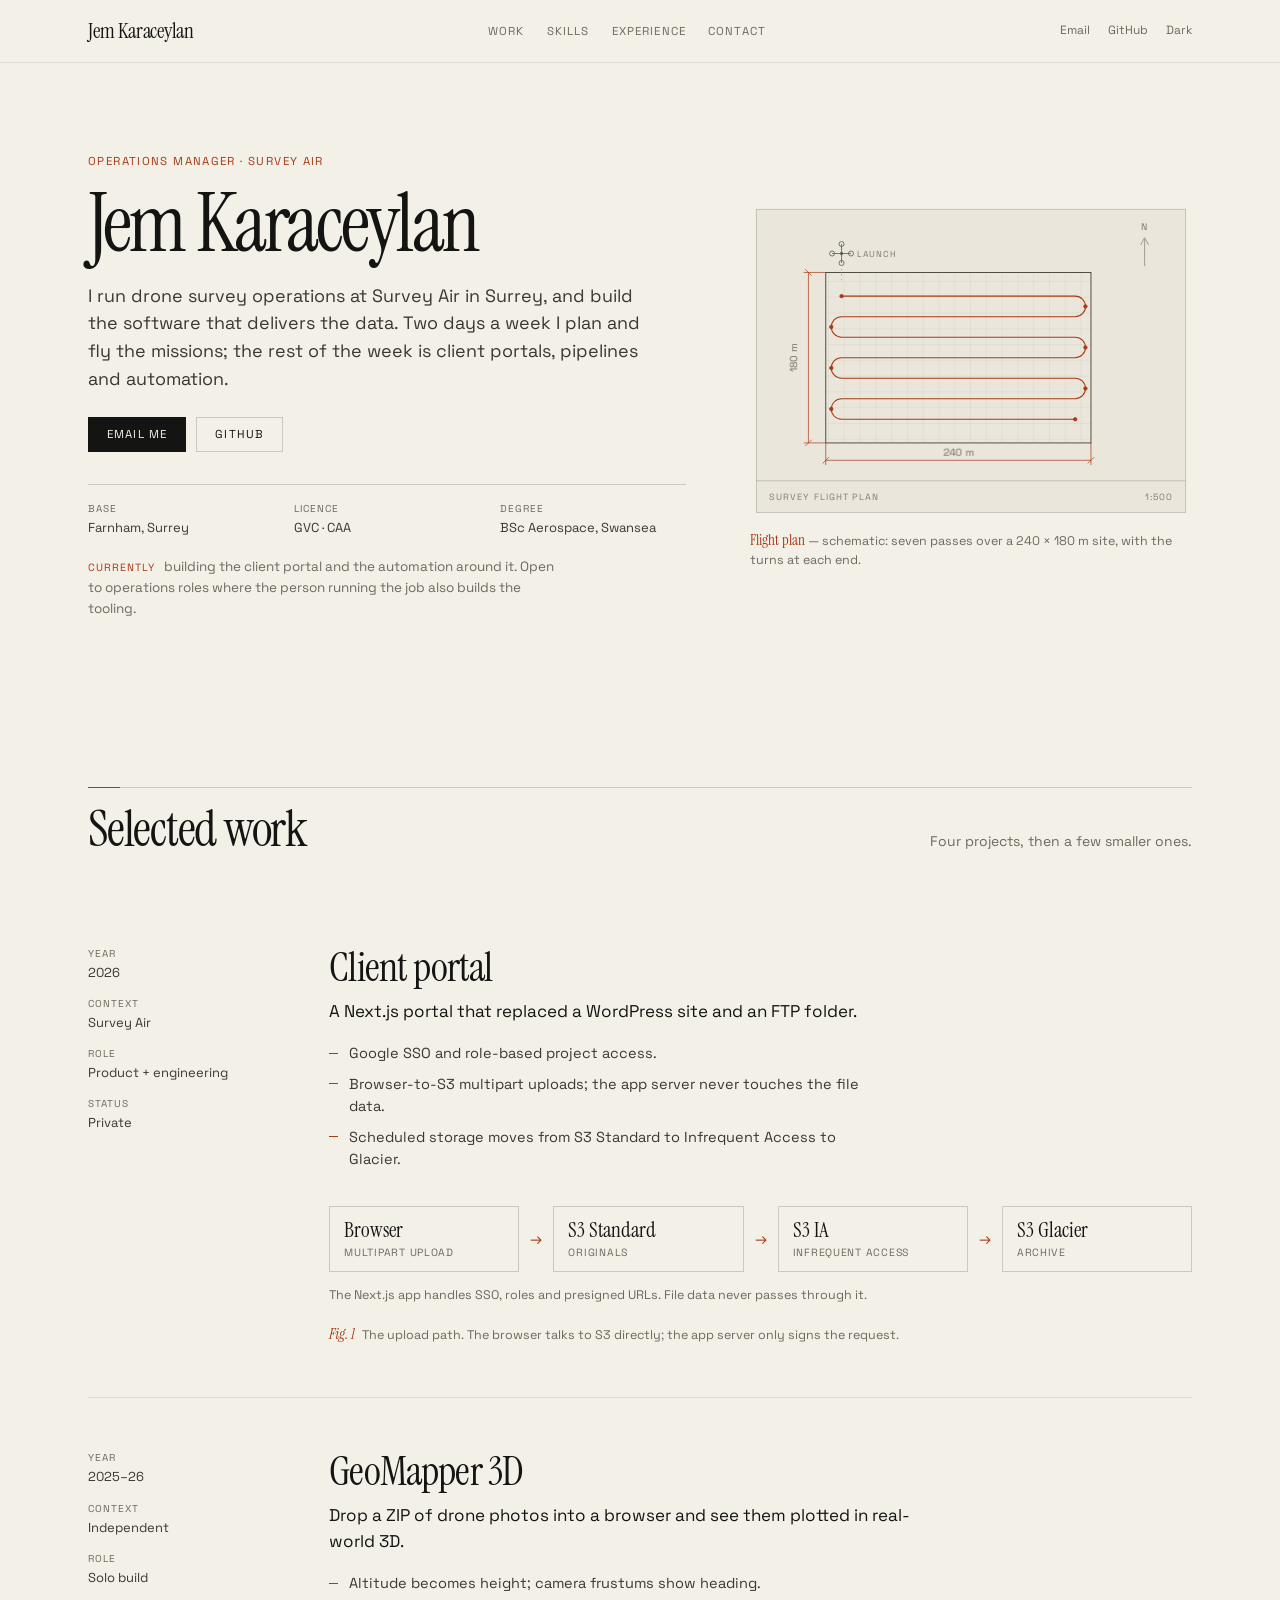
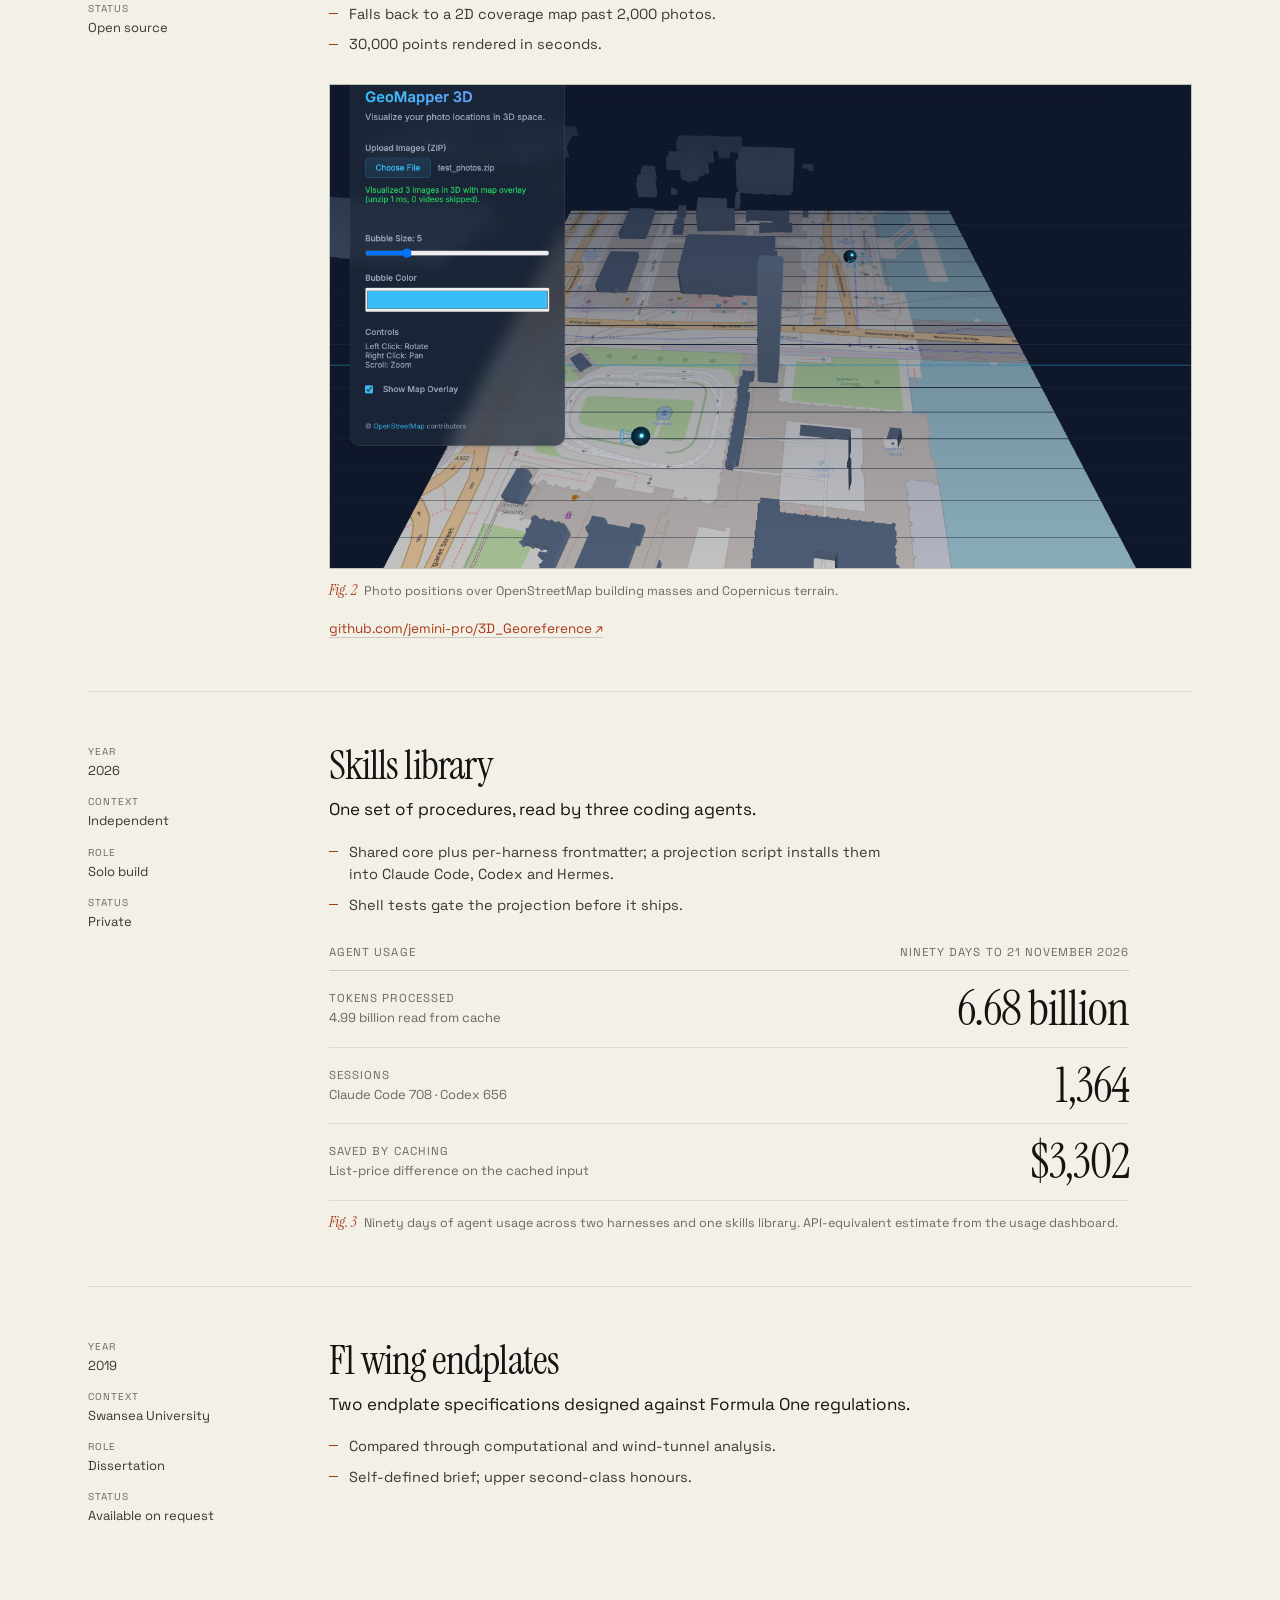
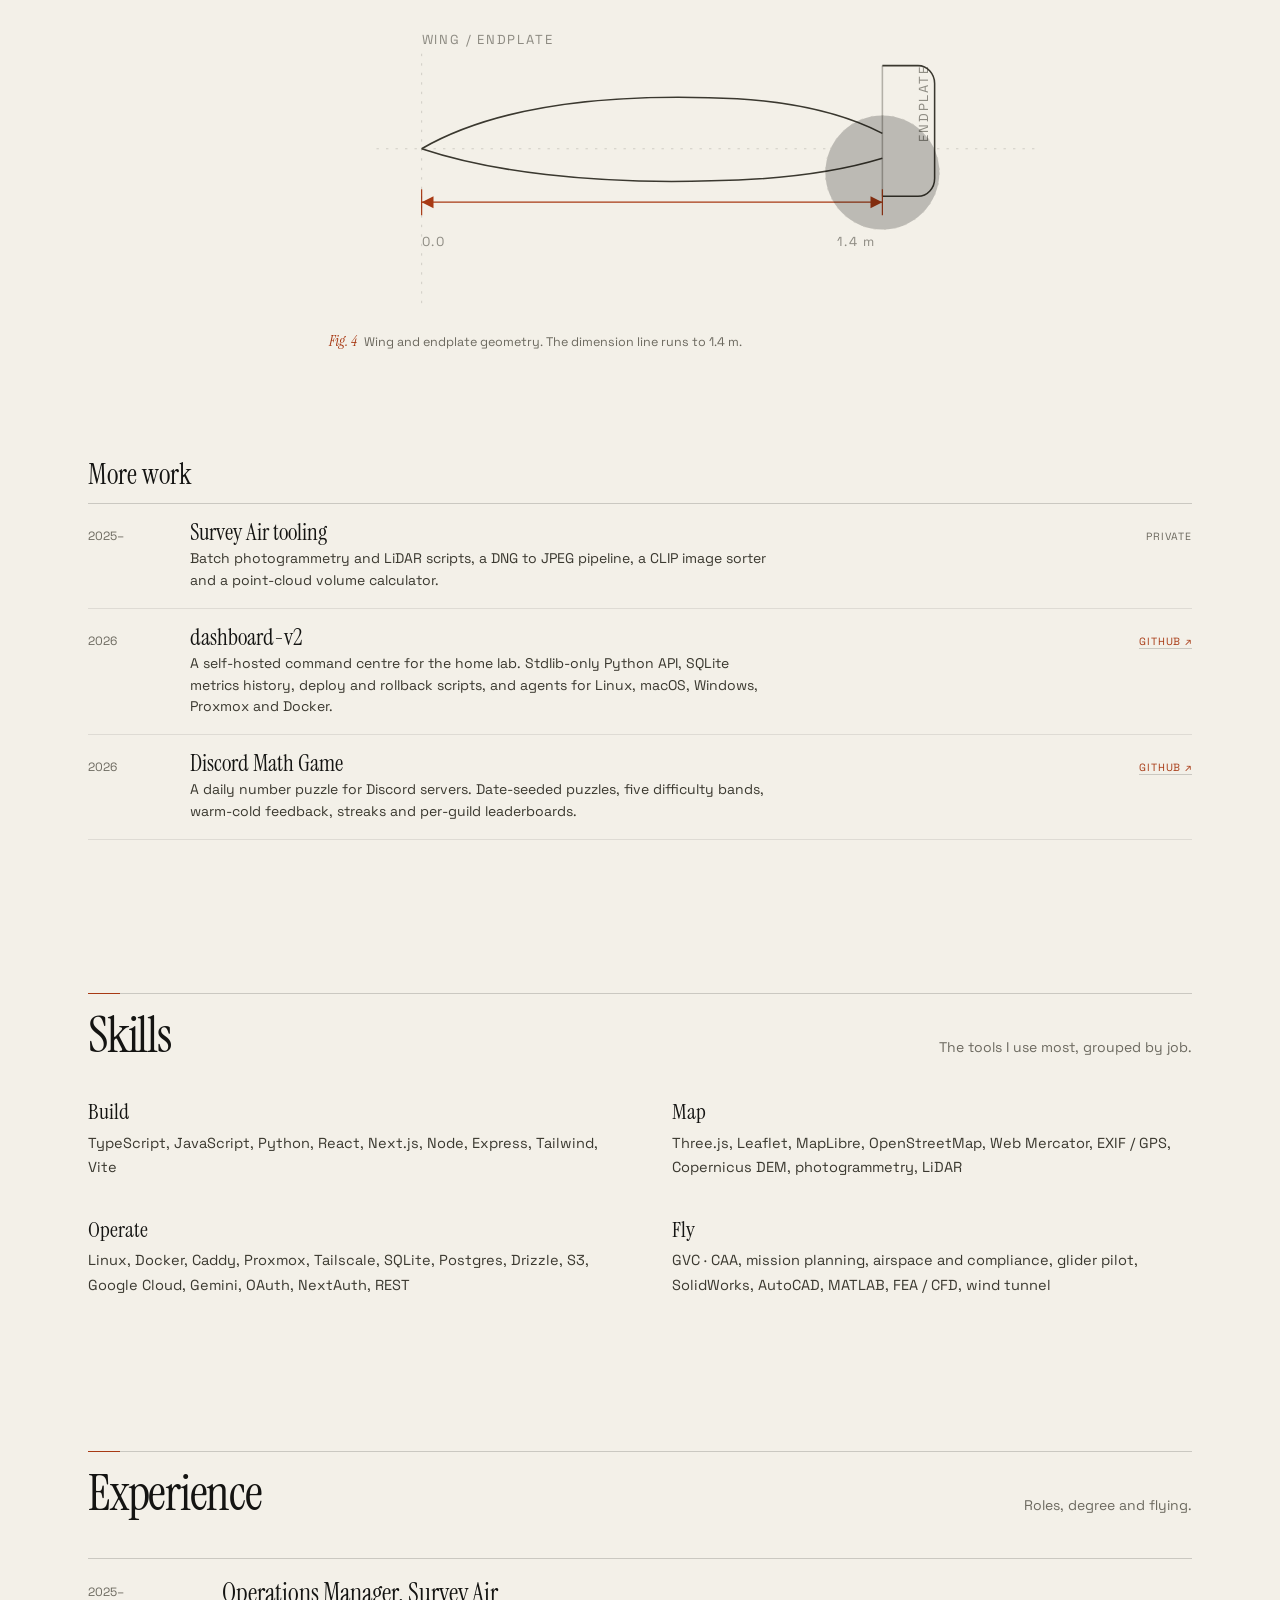
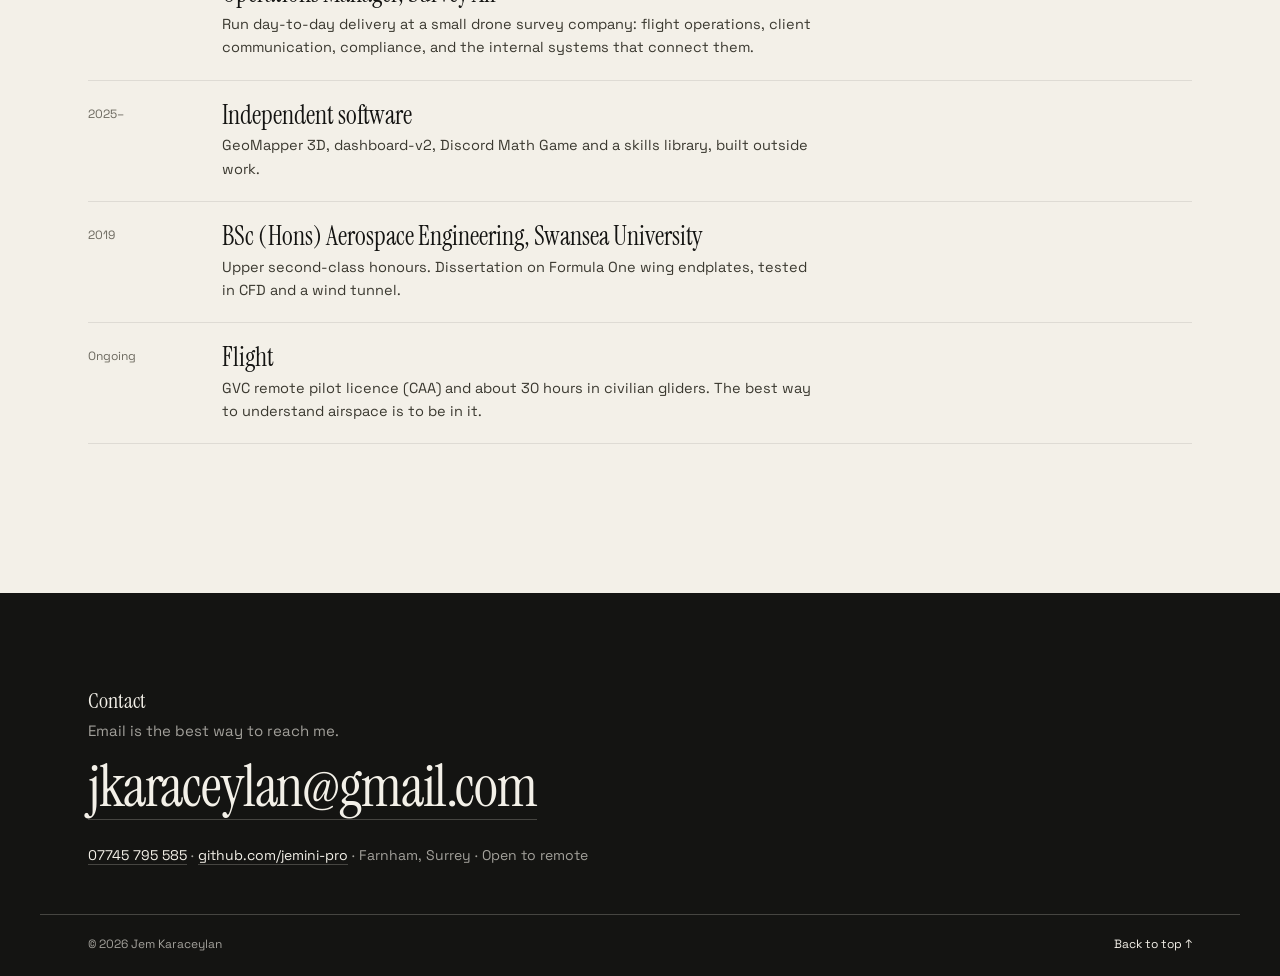
<file: index.html>
<!doctype html>
<html lang="en-GB">
<head>
  <meta charset="utf-8" />
  <meta name="viewport" content="width=device-width,initial-scale=1" />
  <title>Jem Karaceylan — Operations Manager, Survey Air</title>
  <meta name="description" content="Operations Manager at Survey Air in Surrey. Drone survey operations, photogrammetry and LiDAR, and the software that delivers the data." />
  <link rel="canonical" href="https://jemini-pro.github.io/about-me/" />
  <meta name="author" content="Jem Karaceylan" />
  <meta name="color-scheme" content="light dark" />
  <meta name="theme-color" content="#f3f0e8" media="(prefers-color-scheme: light)" />
  <meta name="theme-color" content="#0d0d0b" media="(prefers-color-scheme: dark)" />

  <!-- Open Graph -->
  <meta property="og:type" content="website" />
  <meta property="og:title" content="Jem Karaceylan — Operations Manager, Survey Air" />
  <meta property="og:description" content="Operations Manager at Survey Air in Surrey. Drone survey operations, photogrammetry and LiDAR, and the software that delivers the data." />
  <meta property="og:url" content="https://jemini-pro.github.io/about-me/" />
  <meta property="og:image" content="https://jemini-pro.github.io/about-me/og.png" />
  <meta property="og:image:width" content="1200" />
  <meta property="og:image:height" content="630" />
  <meta property="og:image:type" content="image/png" />
  <meta property="og:image:alt" content="Jem Karaceylan — Operations Manager at Survey Air." />
  <meta property="og:site_name" content="Jem Karaceylan" />
  <meta property="og:locale" content="en_GB" />
  <meta name="twitter:card" content="summary_large_image" />
  <meta name="twitter:title" content="Jem Karaceylan — Operations Manager, Survey Air" />
  <meta name="twitter:description" content="Operations Manager at Survey Air in Surrey. Drone survey operations, photogrammetry and LiDAR, and the software that delivers the data." />
  <meta name="twitter:image" content="https://jemini-pro.github.io/about-me/og.png" />
  <meta name="twitter:image:alt" content="Jem Karaceylan — Operations Manager at Survey Air." />

  <link rel="icon" type="image/svg+xml" href="./favicon.svg" />

  <link rel="preconnect" href="https://fonts.googleapis.com" />
  <link rel="preconnect" href="https://fonts.gstatic.com" crossorigin />
  <link rel="stylesheet" href="https://fonts.googleapis.com/css2?family=Instrument+Serif:ital@0;1&family=Space+Grotesk:wght@400&display=swap" />

  <!-- Set theme before first paint so there is no flash -->
  <script>
    (function () {
      try {
        var t = localStorage.getItem('jk-theme');
        if (t === 'light' || t === 'dark') document.documentElement.setAttribute('data-theme', t);
      } catch (e) {}
    })();
  </script>

  <link rel="stylesheet" href="./styles.css" />
  <noscript><style>.theme-toggle { display: none; }</style></noscript>

  <script type="application/ld+json">
  {
    "@context": "https://schema.org",
    "@type": "Person",
    "name": "Jem Karaceylan",
    "url": "https://jemini-pro.github.io/about-me/",
    "jobTitle": "Operations Manager",
    "worksFor": { "@type": "Organization", "name": "Survey Air" },
    "alumniOf": { "@type": "CollegeOrUniversity", "name": "Swansea University" },
    "knowsAbout": [
      "Aerospace engineering",
      "Geospatial software",
      "Photogrammetry",
      "LiDAR",
      "AI agents",
      "Unmanned aircraft operations"
    ],
    "sameAs": ["https://github.com/jemini-pro"],
    "email": "mailto:jkaraceylan@gmail.com",
    "address": {
      "@type": "PostalAddress",
      "addressLocality": "Farnham",
      "addressRegion": "Surrey",
      "addressCountry": "GB"
    }
  }
  </script>
</head>
<body>
  <a class="skip-link" href="#main">Skip to content</a>

  <header class="topbar">
    <div class="page topbar__inner">
      <a class="topbar__name" href="#top">Jem Karaceylan</a>
      <nav class="topbar__nav" aria-label="Sections">
        <a href="#work">Work</a>
        <a href="#skills">Skills</a>
        <a href="#experience">Experience</a>
        <a href="#contact">Contact</a>
      </nav>
      <div class="topbar__links">
        <a href="mailto:jkaraceylan@gmail.com">Email</a>
        <a href="https://github.com/jemini-pro" rel="me noopener">GitHub</a>
        <button class="theme-toggle" id="theme-toggle" type="button" aria-pressed="false">Dark</button>
      </div>
    </div>
  </header>

  <main id="main">
    <article class="page">

      <!-- ============================ HERO ============================ -->
      <section class="hero" id="top">
        <div>
          <p class="hero__role">Operations Manager · Survey Air</p>
          <h1>Jem Karaceylan</h1>
          <p class="hero__summary">I run drone survey operations at Survey Air in Surrey, and build the software that delivers the data. Two days a week I plan and fly the missions; the rest of the week is client portals, pipelines and automation.</p>

          <div class="hero__links">
            <a class="button" href="mailto:jkaraceylan@gmail.com">Email me</a>
            <a class="button button--ghost" href="https://github.com/jemini-pro" rel="me noopener">GitHub</a>
          </div>

          <dl class="hero__facts">
            <div><dt>Base</dt><dd>Farnham, Surrey</dd></div>
            <div><dt>Licence</dt><dd>GVC · CAA</dd></div>
            <div><dt>Degree</dt><dd>BSc Aerospace, Swansea</dd></div>
          </dl>

          <p class="hero__now"><span>Currently</span> building the client portal and the automation around it. Open to operations roles where the person running the job also builds the tooling.</p>
        </div>

        <figure class="hero__figure">
          <svg class="hero__plate" viewBox="0 0 560 400" role="img" focusable="false" aria-label="Schematic survey flight plan: seven parallel passes joined by U-turns inside a 240 by 180 metre site, with a launch point, north arrow, dimension lines and a survey grid.">
            <defs>
              <pattern id="survey-grid" width="20" height="20" patternUnits="userSpaceOnUse">
                <path d="M20 0V20M0 20H20" fill="none" stroke="currentColor" stroke-width=".5" opacity=".45" />
              </pattern>
            </defs>

            <rect class="plate-sheet" x="8" y="8" width="544" height="384" stroke="currentColor" stroke-opacity=".28" />

            <rect x="96" y="88" width="336" height="216" fill="url(#survey-grid)" opacity=".55" />
            <rect x="96" y="88" width="336" height="216" fill="none" stroke="currentColor" stroke-width="1.1" />

            <path class="fig-accent" d="M116 118H412A13 13 0 0 1 412 144H116A13 13 0 0 0 116 170H412A13 13 0 0 1 412 196H116A13 13 0 0 0 116 222H412A13 13 0 0 1 412 248H116A13 13 0 0 0 116 274H412" fill="none" stroke-width="1.3" />

            <g class="fig-accent" fill="currentColor">
              <circle cx="116" cy="118" r="2.2" />
              <circle cx="425" cy="131" r="2.2" />
              <circle cx="103" cy="157" r="2.2" />
              <circle cx="425" cy="183" r="2.2" />
              <circle cx="103" cy="209" r="2.2" />
              <circle cx="425" cy="235" r="2.2" />
              <circle cx="103" cy="261" r="2.2" />
              <circle cx="412" cy="274" r="2.2" />
            </g>

            <g stroke="currentColor" stroke-width="1" fill="none" opacity=".8">
              <path d="M104 64h24M116 52v24" />
              <circle cx="104" cy="64" r="3.2" />
              <circle cx="128" cy="64" r="3.2" />
              <circle cx="116" cy="52" r="3.2" />
              <circle cx="116" cy="76" r="3.2" />
              <circle cx="116" cy="64" r="1.6" fill="currentColor" />
              <path d="M116 84v18" stroke-width=".8" stroke-dasharray="2 4" opacity=".6" />
            </g>
            <text x="136" y="68" class="fig-text" fill="currentColor" font-size="11" letter-spacing="1.3" opacity=".6">LAUNCH</text>

            <text x="500" y="34" class="fig-text" fill="currentColor" font-size="12" letter-spacing="1.4" text-anchor="middle" opacity=".65">N</text>
            <g stroke="currentColor" stroke-width="1" fill="none" opacity=".55">
              <path d="M500 80V46" />
              <path d="M495 53l5-9 5 9" />
            </g>

            <g class="fig-accent" stroke-width=".9" fill="none">
              <path d="M96 304v28M432 304v28" />
              <path d="M96 326h336" />
              <path d="M92 330l8-8M428 330l8-8" />
              <path d="M96 88H68M96 304H68" />
              <path d="M74 88v216" />
              <path d="M70 84l8 8M70 308l8-8" />
            </g>
            <g class="fig-text" fill="currentColor" opacity=".7">
              <text x="264" y="320" text-anchor="middle" font-size="13">240 m</text>
              <text x="60" y="196" text-anchor="middle" font-size="13" transform="rotate(-90 60 196)">180 m</text>
            </g>

            <path d="M8 352h544" stroke="currentColor" stroke-opacity=".28" />
            <g class="fig-text" fill="currentColor" opacity=".6">
              <text x="24" y="376" font-size="11.5" letter-spacing="1.4">SURVEY FLIGHT PLAN</text>
              <text x="536" y="376" text-anchor="end" font-size="11.5" letter-spacing="1.2">1:500</text>
            </g>
          </svg>
          <figcaption><strong>Flight plan</strong> — schematic: seven passes over a 240 × 180 m site, with the turns at each end.</figcaption>
        </figure>
      </section>

      <!-- ============================ WORK ============================ -->
      <section class="section" id="work" aria-labelledby="work-h">
        <div class="section__head">
          <h2 id="work-h">Selected work</h2>
          <p>Four projects, then a few smaller ones.</p>
        </div>

        <article class="case">
          <div class="case__body">
            <h3>Client portal</h3>
            <p class="case__lede">A Next.js portal that replaced a WordPress site and an FTP folder.</p>
            <ul class="case__points">
              <li>Google SSO and role-based project access.</li>
              <li>Browser-to-S3 multipart uploads; the app server never touches the file data.</li>
              <li>Scheduled storage moves from S3 Standard to Infrequent Access to Glacier.</li>
            </ul>

            <figure class="case__figure">
              <div class="flow">
                <div class="flow__row">
                  <div class="flow__box"><b>Browser</b><span>multipart upload</span></div>
                  <span class="flow__arrow" aria-hidden="true">→</span>
                  <div class="flow__box"><b>S3 Standard</b><span>originals</span></div>
                  <span class="flow__arrow" aria-hidden="true">→</span>
                  <div class="flow__box"><b>S3 IA</b><span>infrequent access</span></div>
                  <span class="flow__arrow" aria-hidden="true">→</span>
                  <div class="flow__box"><b>S3 Glacier</b><span>archive</span></div>
                </div>
                <p class="flow__note">The Next.js app handles SSO, roles and presigned URLs. File data never passes through it.</p>
              </div>
              <figcaption><span class="fig-no">Fig. 1</span> The upload path. The browser talks to S3 directly; the app server only signs the request.</figcaption>
            </figure>
          </div>
          <div class="case__meta">
            <dl>
              <div><dt>Year</dt><dd>2026</dd></div>
              <div><dt>Context</dt><dd>Survey Air</dd></div>
              <div><dt>Role</dt><dd>Product + engineering</dd></div>
              <div><dt>Status</dt><dd>Private</dd></div>
            </dl>
          </div>
        </article>

        <article class="case">
          <div class="case__body">
            <h3>GeoMapper 3D</h3>
            <p class="case__lede">Drop a ZIP of drone photos into a browser and see them plotted in real-world 3D.</p>
            <ul class="case__points">
              <li>Altitude becomes height; camera frustums show heading.</li>
              <li>Falls back to a 2D coverage map past 2,000 photos.</li>
              <li>30,000 points rendered in seconds.</li>
            </ul>

            <figure class="case__figure">
              <div class="case__shot">
                <img src="./assets/geomapper-3d.png" alt="Detail of GeoMapper 3D: photo markers over a 3D map with building masses" width="1400" height="900" loading="lazy" />
              </div>
              <figcaption><span class="fig-no">Fig. 2</span> Photo positions over OpenStreetMap building masses and Copernicus terrain.</figcaption>
            </figure>
            <p class="case__link"><a href="https://github.com/jemini-pro/3D_Georeference" rel="noopener">github.com/jemini-pro/3D_Georeference ↗</a></p>
          </div>
          <div class="case__meta">
            <dl>
              <div><dt>Year</dt><dd>2025–26</dd></div>
              <div><dt>Context</dt><dd>Independent</dd></div>
              <div><dt>Role</dt><dd>Solo build</dd></div>
              <div><dt>Status</dt><dd>Open source</dd></div>
            </dl>
          </div>
        </article>

        <article class="case">
          <div class="case__body">
            <h3>Skills library</h3>
            <p class="case__lede">One set of procedures, read by three coding agents.</p>
            <ul class="case__points">
              <li>Shared core plus per-harness frontmatter; a projection script installs them into Claude Code, Codex and Hermes.</li>
              <li>Shell tests gate the projection before it ships.</li>
            </ul>

            <figure class="case__figure case__figure--ledger">
              <div class="ledger">
                <p class="ledger__head">
                  <span>Agent usage</span>
                  <span>Ninety days to 21 November 2026</span>
                </p>
                <dl class="ledger__rows">
                  <div class="ledger__row">
                    <dt>Tokens processed<small>4.99 billion read from cache</small></dt>
                    <dd>6.68 billion</dd>
                  </div>
                  <div class="ledger__row">
                    <dt>Sessions<small>Claude Code 708 · Codex 656</small></dt>
                    <dd>1,364</dd>
                  </div>
                  <div class="ledger__row">
                    <dt>Saved by caching<small>List-price difference on the cached input</small></dt>
                    <dd>$3,302</dd>
                  </div>
                </dl>
              </div>
              <figcaption><span class="fig-no">Fig. 3</span> Ninety days of agent usage across two harnesses and one skills library. API-equivalent estimate from the usage dashboard.</figcaption>
            </figure>
          </div>
          <div class="case__meta">
            <dl>
              <div><dt>Year</dt><dd>2026</dd></div>
              <div><dt>Context</dt><dd>Independent</dd></div>
              <div><dt>Role</dt><dd>Solo build</dd></div>
              <div><dt>Status</dt><dd>Private</dd></div>
            </dl>
          </div>
        </article>

        <article class="case">
          <div class="case__body">
            <h3>F1 wing endplates</h3>
            <p class="case__lede">Two endplate specifications designed against Formula One regulations.</p>
            <ul class="case__points">
              <li>Compared through computational and wind-tunnel analysis.</li>
              <li>Self-defined brief; upper second-class honours.</li>
            </ul>

            <figure class="case__figure case__figure--drawing">
              <svg viewBox="0 0 640 340" role="img" aria-label="Technical drawing of a wing with an endplate, dimensioned at 1.4 metres">
                <g class="fig-line" fill="none" stroke="currentColor" stroke-width="1.3">
                  <path d="M78 196c52-30 130-46 242-43 62 1 111 12 146 30" />
                  <path d="M78 196c57 19 141 30 244 27 60-1 108-8 144-19" />
                  <path d="M466 126h30c8 0 14 7 14 15v80c0 8-6 15-14 15h-30" />
                  <path d="M466 126v110" opacity=".35" />
                </g>
                <g class="fig-accent" stroke="currentColor" stroke-width="1">
                  <path d="M78 252v-22M466 252v-22" />
                  <path d="M78 241h388" />
                  <path d="M78 241l10-5v10zM466 241l-10-5v10z" fill="currentColor" stroke="none" />
                </g>
                <g class="fig-text" fill="currentColor" font-size="11" letter-spacing="1.5">
                  <text x="78" y="278" opacity=".55">0.0</text>
                  <text x="428" y="278" opacity=".55">1.4 m</text>
                  <text x="504" y="190" opacity=".55" transform="rotate(-90 504 190)">ENDPLATE</text>
                  <text x="78" y="108" opacity=".55">WING / ENDPLATE</text>
                </g>
                <g class="fig-ghost" stroke="currentColor" stroke-width=".7" opacity=".22">
                  <path d="M78 116v210M40 196h560" stroke-dasharray="2 6" />
                  <circle cx="466" cy="216" r="48" stroke-dasharray="2 7" />
                </g>
              </svg>
              <figcaption><span class="fig-no">Fig. 4</span> Wing and endplate geometry. The dimension line runs to 1.4 m.</figcaption>
            </figure>
          </div>
          <div class="case__meta">
            <dl>
              <div><dt>Year</dt><dd>2019</dd></div>
              <div><dt>Context</dt><dd>Swansea University</dd></div>
              <div><dt>Role</dt><dd>Dissertation</dd></div>
              <div><dt>Status</dt><dd>Available on request</dd></div>
            </dl>
          </div>
        </article>

        <div class="more">
          <h3>More work</h3>
          <ul class="more__list">
            <li>
              <span class="more__year">2025–</span>
              <div>
                <h4>Survey Air tooling</h4>
                <p>Batch photogrammetry and LiDAR scripts, a DNG to JPEG pipeline, a CLIP image sorter and a point-cloud volume calculator.</p>
              </div>
              <span class="more__tag">Private</span>
            </li>
            <li>
              <span class="more__year">2026</span>
              <div>
                <h4>dashboard-v2</h4>
                <p>A self-hosted command centre for the home lab. Stdlib-only Python API, SQLite metrics history, deploy and rollback scripts, and agents for Linux, macOS, Windows, Proxmox and Docker.</p>
              </div>
              <span class="more__tag"><a href="https://github.com/jemini-pro/dashboard-v2" rel="noopener">GitHub ↗</a></span>
            </li>
            <li>
              <span class="more__year">2026</span>
              <div>
                <h4>Discord Math Game</h4>
                <p>A daily number puzzle for Discord servers. Date-seeded puzzles, five difficulty bands, warm-cold feedback, streaks and per-guild leaderboards.</p>
              </div>
              <span class="more__tag"><a href="https://github.com/jemini-pro/discord-activity" rel="noopener">GitHub ↗</a></span>
            </li>
          </ul>
        </div>
      </section>

      <!-- ============================ SKILLS ============================ -->
      <section class="section" id="skills" aria-labelledby="skills-h">
        <div class="section__head">
          <h2 id="skills-h">Skills</h2>
          <p>The tools I use most, grouped by job.</p>
        </div>
        <div class="skills__grid">
          <div>
            <h3>Build</h3>
            <p>TypeScript, JavaScript, Python, React, Next.js, Node, Express, Tailwind, Vite</p>
          </div>
          <div>
            <h3>Map</h3>
            <p>Three.js, Leaflet, MapLibre, OpenStreetMap, Web Mercator, EXIF / GPS, Copernicus DEM, photogrammetry, LiDAR</p>
          </div>
          <div>
            <h3>Operate</h3>
            <p>Linux, Docker, Caddy, Proxmox, Tailscale, SQLite, Postgres, Drizzle, S3, Google Cloud, Gemini, OAuth, NextAuth, REST</p>
          </div>
          <div>
            <h3>Fly</h3>
            <p>GVC · CAA, mission planning, airspace and compliance, glider pilot, SolidWorks, AutoCAD, MATLAB, FEA / CFD, wind tunnel</p>
          </div>
        </div>
      </section>

      <!-- ============================ EXPERIENCE ============================ -->
      <section class="section" id="experience" aria-labelledby="experience-h">
        <div class="section__head">
          <h2 id="experience-h">Experience</h2>
          <p>Roles, degree and flying.</p>
        </div>
        <ol class="exp">
          <li>
            <span class="exp__date">2025–</span>
            <div>
              <h3>Operations Manager, Survey Air</h3>
              <p>Run day-to-day delivery at a small drone survey company: flight operations, client communication, compliance, and the internal systems that connect them.</p>
            </div>
          </li>
          <li>
            <span class="exp__date">2025–</span>
            <div>
              <h3>Independent software</h3>
              <p>GeoMapper 3D, dashboard-v2, Discord Math Game and a skills library, built outside work.</p>
            </div>
          </li>
          <li>
            <span class="exp__date">2019</span>
            <div>
              <h3>BSc (Hons) Aerospace Engineering, Swansea University</h3>
              <p>Upper second-class honours. Dissertation on Formula One wing endplates, tested in CFD and a wind tunnel.</p>
            </div>
          </li>
          <li>
            <span class="exp__date">Ongoing</span>
            <div>
              <h3>Flight</h3>
              <p>GVC remote pilot licence (CAA) and about 30 hours in civilian gliders. The best way to understand airspace is to be in it.</p>
            </div>
          </li>
        </ol>
      </section>
    </article>

    <!-- ============================ CONTACT ============================ -->
    <section class="contact" id="contact" aria-labelledby="contact-h">
      <div class="page">
        <h2 class="contact__label" id="contact-h">Contact</h2>
        <p class="contact__lead">Email is the best way to reach me.</p>
        <a class="contact__email" href="mailto:jkaraceylan@gmail.com">jkaraceylan@gmail.com</a>
        <p class="contact__details"><a href="tel:+447745795585">07745 795 585</a> · <a href="https://github.com/jemini-pro" rel="me noopener">github.com/jemini-pro</a> · Farnham, Surrey · Open to remote</p>
      </div>
    </section>
  </main>

  <footer class="site-footer">
    <div class="page site-footer__inner">
      <p>© <span id="year">2026</span> Jem Karaceylan</p>
      <a href="#top">Back to top ↑</a>
    </div>
  </footer>

  <script src="./script.js" defer></script>
</body>
</html>
</file>
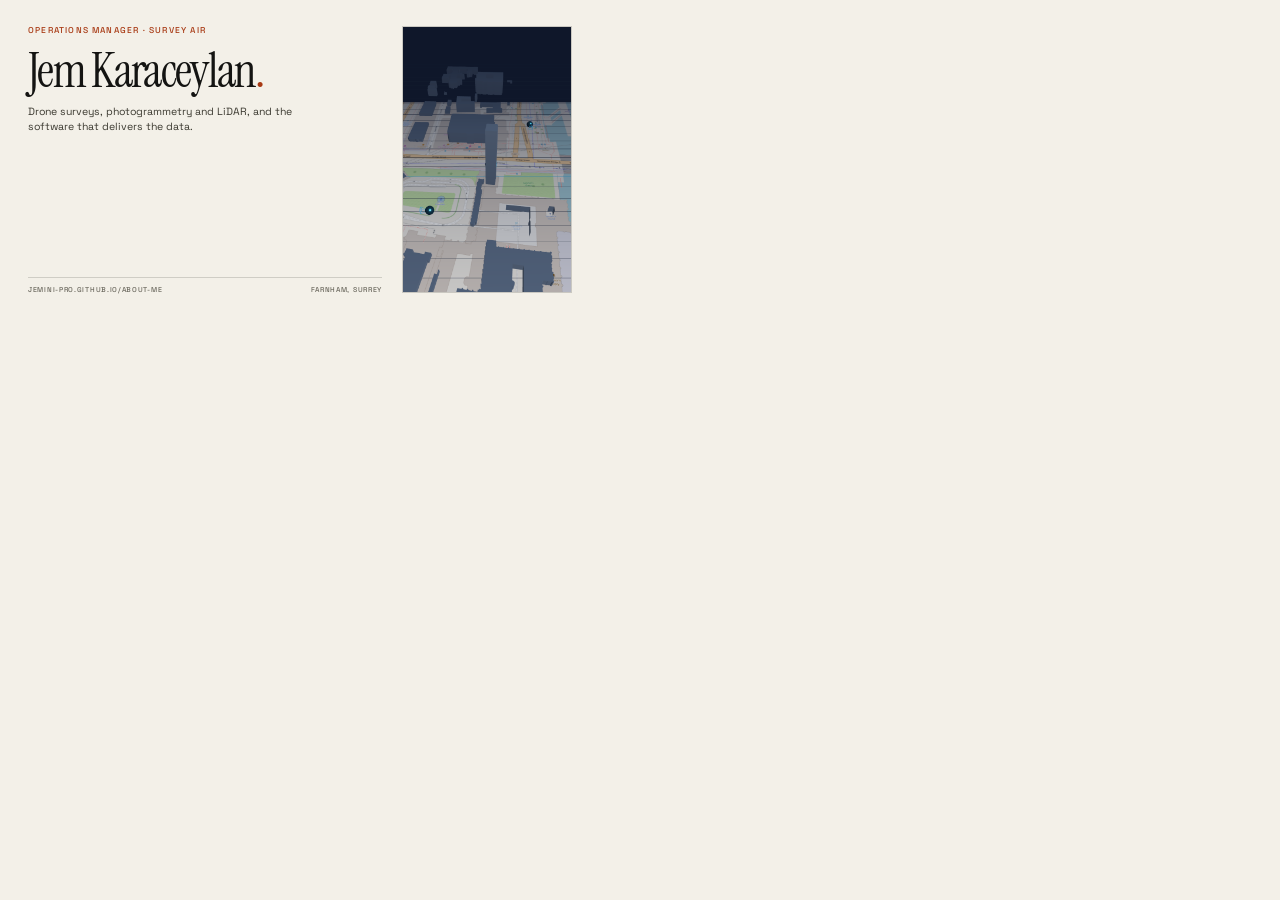
<file: og-source.html>
<!doctype html>
<html lang="en-GB">
<head>
<meta charset="utf-8" />
<title>OG source — capture at 600×315, 2×</title>
<link rel="preconnect" href="https://fonts.googleapis.com" />
<link rel="preconnect" href="https://fonts.gstatic.com" crossorigin />
<link rel="stylesheet" href="https://fonts.googleapis.com/css2?family=Instrument+Serif:ital@0;1&family=Space+Grotesk:wght@400;500&display=swap" />
<style>
  * { box-sizing: border-box; }
  html, body { margin: 0; width: 600px; height: 315px; overflow: hidden; }
  body {
    display: grid;
    grid-template-columns: minmax(0, 1fr) 170px;
    gap: 20px;
    padding: 26px 28px 22px;
    background: #f3f0e8;
    color: #141412;
    font-family: 'Space Grotesk', system-ui, sans-serif;
  }
  .left { display: flex; flex-direction: column; min-width: 0; }
  .role {
    margin: 0;
    font-size: 8.5px;
    font-weight: 500;
    line-height: 1;
    letter-spacing: .14em;
    text-transform: uppercase;
    color: #a83a14;
  }
  h1 {
    margin: 14px 0 0;
    font-family: 'Instrument Serif', Georgia, serif;
    font-weight: 400;
    font-size: 48px;
    line-height: .9;
    letter-spacing: -.035em;
  }
  h1 .dot { color: #a83a14; }
  .summary {
    margin: 12px 0 0;
    max-width: 40ch;
    font-size: 10.5px;
    line-height: 1.45;
    color: #3a382f;
  }
  .foot {
    margin-top: auto;
    padding-top: 8px;
    border-top: 1px solid rgba(20, 20, 18, .16);
    display: flex;
    justify-content: space-between;
    gap: 10px;
    font-size: 7px;
    font-weight: 500;
    line-height: 1;
    letter-spacing: .1em;
    text-transform: uppercase;
    color: #6c695f;
  }
  .shot {
    border: 1px solid rgba(20, 20, 18, .18);
    overflow: hidden;
  }
  .shot img {
    width: 100%;
    height: 100%;
    object-fit: cover;
    object-position: center 45%;
  }
</style>
</head>
<body>
  <div class="left">
    <p class="role">Operations Manager · Survey Air</p>
    <h1>Jem Karaceylan<span class="dot">.</span></h1>
    <p class="summary">Drone surveys, photogrammetry and LiDAR, and the software that delivers the data.</p>
    <div class="foot">
      <span>jemini-pro.github.io/about-me</span>
      <span>Farnham, Surrey</span>
    </div>
  </div>
  <div class="shot">
    <img src="./assets/geomapper-3d.png" alt="" />
  </div>
</body>
</html>
</file>
<file: styles.css>
/* =========================================================================
   Jem Karaceylan — about-me
   Direction: project-led editorial CV.
   Strong hero, structured case studies, compact index. Paper, ink, rust.
   ========================================================================= */

/* ---------- Reset ---------- */
*, *::before, *::after { box-sizing: border-box; }
html {
  -webkit-text-size-adjust: 100%;
  text-size-adjust: 100%;
  scroll-behavior: smooth;
  scroll-padding-top: 76px;
}
body, h1, h2, h3, h4, p, ul, ol, dl, dd, figure, blockquote { margin: 0; }
ul, ol { padding: 0; list-style: none; }
img, svg, video { display: block; max-width: 100%; }
button { font: inherit; color: inherit; }
a { color: inherit; }

/* ---------- Tokens ---------- */
:root {
  --font-display: 'Instrument Serif', 'Iowan Old Style', Georgia, 'Times New Roman', serif;
  --font-body: 'Space Grotesk', ui-sans-serif, -apple-system, BlinkMacSystemFont, 'Segoe UI', sans-serif;

  --paper:      #f3f0e8;
  --paper-2:    #eae6dc;
  --ink:        #141412;
  --ink-2:      #3a382f;
  --ink-3:      #6c695f;
  --line:       rgba(20, 20, 18, 0.18);
  --line-soft:  rgba(20, 20, 18, 0.09);
  --accent:     #a83a14;
  --selection:  #ffd9c7;
  --focus:      #1440d8;
  --inverse-line:   rgba(243, 240, 232, 0.22);
  --inverse-muted:  rgba(243, 240, 232, 0.64);
  --inverse-accent: #ff9166;

  --wrap: 1200px;
  --gutter: clamp(20px, 4vw, 48px);
}

@media (prefers-color-scheme: dark) {
  :root:not([data-theme="light"]) {
    --paper:      #0d0d0b;
    --paper-2:    #161613;
    --ink:        #f2efe6;
    --ink-2:      #c4c0b4;
    --ink-3:      #8b887d;
    --line:       rgba(242, 239, 230, 0.2);
    --line-soft:  rgba(242, 239, 230, 0.1);
    --accent:     #e66a3c;
    --selection:  #4a1c0a;
    --focus:      #8db0ff;
    --inverse-line:   rgba(13, 13, 11, 0.2);
    --inverse-muted:  rgba(13, 13, 11, 0.62);
    --inverse-accent: #8f2f0e;
  }
}

:root[data-theme="dark"] {
  --paper:      #0d0d0b;
  --paper-2:    #161613;
  --ink:        #f2efe6;
  --ink-2:      #c4c0b4;
  --ink-3:      #8b887d;
  --line:       rgba(242, 239, 230, 0.2);
  --line-soft:  rgba(242, 239, 230, 0.1);
  --accent:     #e66a3c;
  --selection:  #4a1c0a;
  --focus:      #8db0ff;
  --inverse-line:   rgba(13, 13, 11, 0.2);
  --inverse-muted:  rgba(13, 13, 11, 0.62);
  --inverse-accent: #8f2f0e;
}

/* ---------- Document ---------- */
body {
  font-family: var(--font-body);
  font-size: clamp(16.5px, 1.05vw, 18px);
  line-height: 1.6;
  color: var(--ink-2);
  background: var(--paper);
  -webkit-font-smoothing: antialiased;
  -moz-osx-font-smoothing: grayscale;
  text-rendering: optimizeLegibility;
  min-height: 100vh;
  display: flex;
  flex-direction: column;
  overflow-x: hidden;
}

main { flex: 1; }
::selection { background: var(--selection); color: var(--ink); }

.page {
  width: 100%;
  max-width: var(--wrap);
  margin-inline: auto;
  padding-inline: var(--gutter);
}

:focus-visible {
  outline: 2px solid var(--focus);
  outline-offset: 3px;
  border-radius: 1px;
}

.skip-link {
  position: absolute;
  left: 12px;
  top: -48px;
  z-index: 200;
  background: var(--ink);
  color: var(--paper);
  padding: 10px 14px;
  font-size: 12px;
  text-decoration: none;
  transition: top 0.15s ease;
}
.skip-link:focus { top: 12px; }

/* ---------- Type ---------- */
h1, h2, h3, h4 {
  font-family: var(--font-display);
  font-weight: 400;
  color: var(--ink);
}

/* ---------- Topbar ---------- */
.topbar {
  position: sticky;
  top: 0;
  z-index: 50;
  background: var(--paper);
  border-bottom: 1px solid var(--line-soft);
}
.topbar__inner {
  display: flex;
  align-items: center;
  justify-content: space-between;
  gap: 24px;
  min-height: 62px;
}
.topbar__name {
  font-family: var(--font-display);
  font-size: 21px;
  line-height: 1;
  letter-spacing: -0.01em;
  color: var(--ink);
  text-decoration: none;
}
.topbar__nav {
  display: flex;
  align-items: center;
  gap: 22px;
}
.topbar__nav a {
  font-size: 11.5px;
  text-transform: uppercase;
  letter-spacing: 0.1em;
  color: var(--ink-3);
  text-decoration: none;
  transition: color 0.16s ease;
}
.topbar__nav a:hover { color: var(--ink); }

.topbar__links {
  display: flex;
  align-items: center;
  gap: 18px;
  font-size: 12px;
}
.topbar__links a {
  color: var(--ink-3);
  text-decoration: none;
  border-bottom: 1px solid transparent;
  transition: color 0.16s ease, border-color 0.16s ease;
}
.topbar__links a:hover { color: var(--ink); border-color: var(--accent); }
.theme-toggle {
  background: none;
  border: 0;
  padding: 0;
  font-size: 12px;
  color: var(--ink-3);
  cursor: pointer;
  border-bottom: 1px solid transparent;
  transition: color 0.16s ease, border-color 0.16s ease;
}
.theme-toggle:hover { color: var(--ink); border-color: var(--accent); }

/* ---------- Buttons ---------- */
.button {
  display: inline-flex;
  align-items: center;
  justify-content: center;
  gap: 8px;
  padding: 11px 18px;
  background: var(--ink);
  color: var(--paper);
  border: 1px solid var(--ink);
  font-size: 11.5px;
  line-height: 1;
  text-transform: uppercase;
  letter-spacing: 0.1em;
  text-decoration: none;
  transition: background-color 0.16s ease, color 0.16s ease, border-color 0.16s ease;
}
.button:hover {
  background: var(--accent);
  border-color: var(--accent);
  color: var(--paper);
}
.button--ghost {
  background: transparent;
  color: var(--ink);
  border-color: var(--line);
}
.button--ghost:hover {
  background: transparent;
  color: var(--accent);
  border-color: var(--accent);
}

/* ---------- Hero ---------- */
.hero {
  display: grid;
  grid-template-columns: minmax(0, 1.15fr) minmax(0, 0.85fr);
  gap: clamp(32px, 5vw, 72px);
  align-items: center;
  padding-block: clamp(48px, 7vw, 96px);
}
.hero__role {
  font-size: 11.5px;
  line-height: 1.4;
  text-transform: uppercase;
  letter-spacing: 0.12em;
  color: var(--accent);
  margin-bottom: 16px;
}
.hero h1 {
  font-size: clamp(50px, 6.4vw, 88px);
  line-height: 0.94;
  letter-spacing: -0.035em;
}
.hero__summary {
  margin-top: 20px;
  max-width: 52ch;
  font-size: clamp(17px, 1.4vw, 20px);
  line-height: 1.55;
  color: var(--ink-2);
}
.hero__links {
  display: flex;
  flex-wrap: wrap;
  gap: 10px;
  margin-top: 24px;
}
.hero__facts {
  display: grid;
  grid-template-columns: repeat(3, minmax(0, 1fr));
  gap: 20px;
  margin-top: 32px;
  padding-top: 16px;
  border-top: 1px solid var(--line);
}
.hero__facts div { display: flex; flex-direction: column; gap: 2px; }
.hero__facts dt {
  font-size: 10px;
  text-transform: uppercase;
  letter-spacing: 0.1em;
  color: var(--ink-3);
}
.hero__facts dd { font-size: 13px; line-height: 1.4; color: var(--ink-2); }
.hero__now {
  margin-top: 20px;
  max-width: 52ch;
  font-size: 13.5px;
  line-height: 1.55;
  color: var(--ink-3);
}
.hero__now span {
  color: var(--accent);
  font-size: 10.5px;
  text-transform: uppercase;
  letter-spacing: 0.1em;
  margin-right: 6px;
}
.hero__figure { margin: 0; }
.hero__plate {
  width: 100%;
  height: auto;
  color: var(--ink-2);
}
.plate-sheet { fill: var(--paper-2); }
.hero__figure figcaption {
  margin-top: 10px;
  font-size: 12.5px;
  line-height: 1.5;
  color: var(--ink-3);
}
.hero__figure figcaption strong {
  font-family: var(--font-display);
  font-weight: 400;
  font-size: 15px;
  color: var(--accent);
}
.hero__figure figcaption a {
  color: var(--ink-2);
  text-decoration: none;
  border-bottom: 1px solid var(--line);
}
.hero__figure figcaption a:hover { color: var(--accent); border-color: var(--accent); }

/* ---------- Sections ---------- */
.section { padding-block: clamp(48px, 6vw, 80px); }
.section__head {
  position: relative;
  display: flex;
  align-items: baseline;
  justify-content: space-between;
  gap: 24px;
  padding-top: 16px;
  border-top: 1px solid var(--line);
  margin-bottom: clamp(24px, 4vw, 40px);
}
.section__head::before {
  content: "";
  position: absolute;
  top: -1px;
  left: 0;
  width: 32px;
  height: 1px;
  background: var(--accent);
}
.section__head h2 {
  font-size: clamp(34px, 4vw, 50px);
  line-height: 1;
  letter-spacing: -0.025em;
}
.section__head p {
  max-width: 38ch;
  font-size: 14px;
  line-height: 1.5;
  color: var(--ink-3);
  text-align: right;
}

/* ---------- Case studies ---------- */
.case {
  display: grid;
  grid-template-columns: 190px minmax(0, 1fr);
  grid-template-areas: "meta body";
  gap: clamp(24px, 4vw, 56px);
  padding-block: clamp(32px, 4.5vw, 52px);
}
.case + .case { border-top: 1px solid var(--line-soft); }
.case__meta { grid-area: meta; }
.case__body { grid-area: body; }
.case__meta dl {
  display: flex;
  flex-direction: column;
  gap: 14px;
}
.case__meta div { display: flex; flex-direction: column; gap: 2px; }
.case__meta dt {
  font-size: 10px;
  text-transform: uppercase;
  letter-spacing: 0.1em;
  color: var(--ink-3);
}
.case__meta dd { font-size: 13px; line-height: 1.4; color: var(--ink-2); }

.case__body h3 {
  font-size: clamp(30px, 3.2vw, 42px);
  line-height: 1.05;
  letter-spacing: -0.02em;
}
.case__lede {
  margin-top: 10px;
  max-width: 56ch;
  font-size: clamp(17px, 1.3vw, 19px);
  line-height: 1.5;
  color: var(--ink);
}
.case__points {
  display: flex;
  flex-direction: column;
  gap: 8px;
  margin-top: 18px;
}
.case__points li {
  position: relative;
  padding-left: 20px;
  max-width: 62ch;
  font-size: 14.5px;
  line-height: 1.55;
}
.case__points li::before {
  content: "";
  position: absolute;
  left: 0;
  top: 0.72em;
  width: 9px;
  height: 1px;
  background: var(--accent);
}
.case__figure { margin-top: 28px; }
.case__figure figcaption {
  margin-top: 10px;
  font-size: 12.5px;
  line-height: 1.5;
  color: var(--ink-3);
}
.fig-no {
  font-family: var(--font-display);
  font-style: italic;
  font-size: 15px;
  color: var(--accent);
  margin-right: 4px;
}
.case__shot {
  aspect-ratio: 16 / 9;
  border: 1px solid var(--line);
  background: var(--paper-2);
  overflow: hidden;
}
.case__shot img {
  width: 100%;
  height: 100%;
  object-fit: cover;
  object-position: center 45%;
}
.case__figure--drawing { max-width: 760px; color: var(--ink-2); }
.case__figure--drawing svg { width: 100%; height: auto; }
.case__link { margin-top: 16px; font-size: 13.5px; }
.case__link a {
  color: var(--accent);
  text-decoration: none;
  border-bottom: 1px solid var(--line);
}
.case__link a:hover { border-color: var(--accent); }

/* ---------- Upload flow ---------- */
.flow { padding-block: 8px; }
.flow__row { display: flex; align-items: stretch; }
.flow__box {
  flex: 1 1 0;
  min-width: 0;
  border: 1px solid var(--line);
  padding: 12px 14px;
  display: flex;
  flex-direction: column;
  gap: 3px;
}
.flow__box b {
  font-family: var(--font-display);
  font-weight: 400;
  font-size: 21px;
  line-height: 1.1;
  color: var(--ink);
}
.flow__box span {
  font-size: 10.5px;
  line-height: 1.3;
  letter-spacing: 0.07em;
  text-transform: uppercase;
  color: var(--ink-3);
}
.flow__arrow {
  flex: 0 0 auto;
  width: 34px;
  display: grid;
  place-items: center;
  color: var(--accent);
  font-size: 15px;
}
.flow__note {
  margin-top: 14px;
  font-size: 12.5px;
  line-height: 1.5;
  color: var(--ink-3);
}

/* ---------- Agent usage ledger ---------- */
.case__figure--ledger { max-width: 800px; }
.ledger__head {
  display: flex;
  align-items: baseline;
  justify-content: space-between;
  gap: 8px 24px;
  flex-wrap: wrap;
  padding-bottom: 10px;
  border-bottom: 1px solid var(--line);
  font-size: 11.5px;
  line-height: 1.4;
  letter-spacing: 0.09em;
  text-transform: uppercase;
  color: var(--ink-3);
}
.ledger__row {
  display: grid;
  grid-template-columns: minmax(0, 1fr) auto;
  align-items: center;
  gap: 8px 28px;
  padding-block: 15px;
  border-bottom: 1px solid var(--line-soft);
}
.ledger__row dt {
  font-size: 11.5px;
  line-height: 1.4;
  letter-spacing: 0.09em;
  text-transform: uppercase;
  color: var(--ink-3);
}
.ledger__row small {
  display: block;
  margin-top: 3px;
  font-size: 13px;
  line-height: 1.45;
  letter-spacing: 0;
  text-transform: none;
  color: var(--ink-3);
}
.ledger__row dd {
  font-family: var(--font-display);
  font-size: clamp(30px, 4.6vw, 48px);
  line-height: 0.95;
  letter-spacing: -0.02em;
  color: var(--ink);
  text-align: right;
  white-space: nowrap;
  font-variant-numeric: lining-nums tabular-nums;
}

/* ---------- Technical drawing ---------- */
.fig-accent { stroke: var(--accent); color: var(--accent); }
.fig-text { font-family: var(--font-body); }

/* ---------- More work ---------- */
.more { margin-top: clamp(36px, 5vw, 56px); }
.more > h3 {
  font-size: clamp(22px, 2.2vw, 28px);
  line-height: 1.1;
  margin-bottom: 12px;
}
.more__list { border-top: 1px solid var(--line); }
.more__list li {
  display: grid;
  grid-template-columns: 82px minmax(0, 1fr) auto;
  gap: 20px;
  align-items: baseline;
  padding-block: 16px;
  border-bottom: 1px solid var(--line-soft);
}
.more__year { font-size: 12px; color: var(--ink-3); }
.more__list h4 {
  font-size: 23px;
  font-weight: 400;
  line-height: 1.1;
  color: var(--ink);
}
.more__list p {
  margin-top: 3px;
  max-width: 64ch;
  font-size: 14px;
  line-height: 1.55;
  color: var(--ink-2);
}
.more__tag {
  font-size: 10.5px;
  text-transform: uppercase;
  letter-spacing: 0.08em;
  color: var(--ink-3);
  white-space: nowrap;
}
.more__tag a {
  color: var(--accent);
  text-decoration: none;
  border-bottom: 1px solid var(--line);
}
.more__tag a:hover { border-color: var(--accent); }

/* ---------- Skills ---------- */
.skills__grid {
  display: grid;
  grid-template-columns: repeat(2, minmax(0, 1fr));
  gap: clamp(24px, 3vw, 48px) clamp(32px, 5vw, 72px);
}
.skills__grid h3 { font-size: 22px; line-height: 1.1; margin-bottom: 6px; }
.skills__grid p { font-size: 14.5px; line-height: 1.7; color: var(--ink-2); }

/* ---------- Experience ---------- */
.exp { border-top: 1px solid var(--line); }
.exp li {
  display: grid;
  grid-template-columns: 110px minmax(0, 1fr);
  gap: 24px;
  padding-block: 20px;
  border-bottom: 1px solid var(--line-soft);
}
.exp__date { font-size: 12px; color: var(--ink-3); padding-top: 0.35em; }
.exp h3 { font-size: clamp(20px, 2.2vw, 26px); line-height: 1.15; }
.exp p {
  margin-top: 4px;
  max-width: 66ch;
  font-size: 14.5px;
  line-height: 1.6;
  color: var(--ink-2);
}

/* ---------- Contact ---------- */
.contact {
  background: var(--ink);
  color: var(--paper);
  margin-top: clamp(40px, 6vw, 72px);
  padding-block: clamp(56px, 8vw, 96px) clamp(32px, 4vw, 48px);
}
.contact__label {
  font-size: 22px;
  line-height: 1.1;
  color: var(--paper);
}
.contact__lead {
  margin-top: 6px;
  font-size: 15px;
  color: var(--inverse-muted);
}
.contact__email {
  display: inline-block;
  margin-top: 12px;
  font-family: var(--font-display);
  font-size: clamp(30px, 5vw, 58px);
  line-height: 1.1;
  letter-spacing: -0.02em;
  color: var(--paper);
  text-decoration: none;
  border-bottom: 1px solid var(--inverse-line);
  overflow-wrap: anywhere;
  transition: color 0.16s ease, border-color 0.16s ease;
}
.contact__email:hover { color: var(--inverse-accent); border-color: var(--inverse-accent); }
.contact__details {
  margin-top: 24px;
  font-size: 14px;
  color: var(--inverse-muted);
}
.contact__details a {
  color: var(--paper);
  text-decoration: none;
  border-bottom: 1px solid var(--inverse-line);
  transition: border-color 0.16s ease;
}
.contact__details a:hover { border-color: var(--inverse-accent); }

/* ---------- Footer ---------- */
.site-footer { background: var(--ink); color: var(--inverse-muted); }
.site-footer__inner {
  display: flex;
  align-items: baseline;
  justify-content: space-between;
  gap: 16px;
  flex-wrap: wrap;
  padding-block: 20px;
  border-top: 1px solid var(--inverse-line);
  font-size: 12px;
}
.site-footer a {
  color: var(--paper);
  text-decoration: none;
  border-bottom: 1px solid transparent;
  transition: border-color 0.16s ease;
}
.site-footer a:hover { border-color: var(--inverse-accent); }

/* ---------- Responsive ---------- */
@media (max-width: 900px) {
  .topbar__nav { display: none; }
  .hero { grid-template-columns: 1fr; align-items: start; }
  .hero__figure { max-width: 620px; }
  .flow__row { flex-direction: column; }
  .flow__box { flex: 0 0 auto; }
  .flow__arrow { width: auto; height: 26px; transform: rotate(90deg); }
}

@media (max-width: 760px) {
  .section__head { flex-direction: column; align-items: flex-start; gap: 8px; }
  .section__head p { text-align: left; }
  .case {
    grid-template-columns: 1fr;
    grid-template-areas: "body" "meta";
    gap: 16px;
  }
  .case__meta dl {
    display: grid;
    grid-template-columns: repeat(2, minmax(0, 1fr));
    gap: 10px 20px;
  }
}

@media (max-width: 620px) {
  .hero__facts { grid-template-columns: 1fr; gap: 12px; }
  .more__list li { grid-template-columns: 1fr; gap: 4px; }
  .more__tag { justify-self: start; }
  .skills__grid { grid-template-columns: 1fr; }
  .exp li { grid-template-columns: 1fr; gap: 4px; }
  .exp__date { padding-top: 0; }
  .ledger__row { grid-template-columns: 1fr; gap: 2px; padding-block: 12px; }
  .ledger__row dd { text-align: left; }
}

@media (max-width: 420px) {
  .topbar__inner { gap: 12px; }
  .topbar__links { gap: 12px; font-size: 11.5px; }
  .topbar__name { font-size: 19px; }
  .hero h1 { font-size: clamp(46px, 14vw, 60px); }
  .button { padding: 10px 14px; font-size: 11px; }
}

/* ---------- Reduced motion ---------- */
@media (prefers-reduced-motion: reduce) {
  html { scroll-behavior: auto; }
  *, *::before, *::after { transition-duration: 0.001ms !important; }
}

/* ---------- Print ---------- */
@media print {
  .topbar, .hero__links, .site-footer a, .skip-link { display: none !important; }
  body { background: #fff; color: #000; font-size: 10.5pt; }
  .hero { display: block; }
  .hero__figure { max-width: 62%; margin-top: 20px; }
  .section { padding-block: 20px; }
  .case { grid-template-columns: 140px 1fr; page-break-inside: avoid; }
  .case__figure, .more__list li { page-break-inside: avoid; }
  .contact, .site-footer { background: #fff !important; color: #000 !important; }
  .contact__label, .contact__email, .contact__details, .contact__details a, .site-footer { color: #000 !important; }
  .contact { border-top: 1px solid #000; }
  a { color: #000 !important; }
  h1, h2, h3, h4 { color: #000 !important; }
}
</file>
